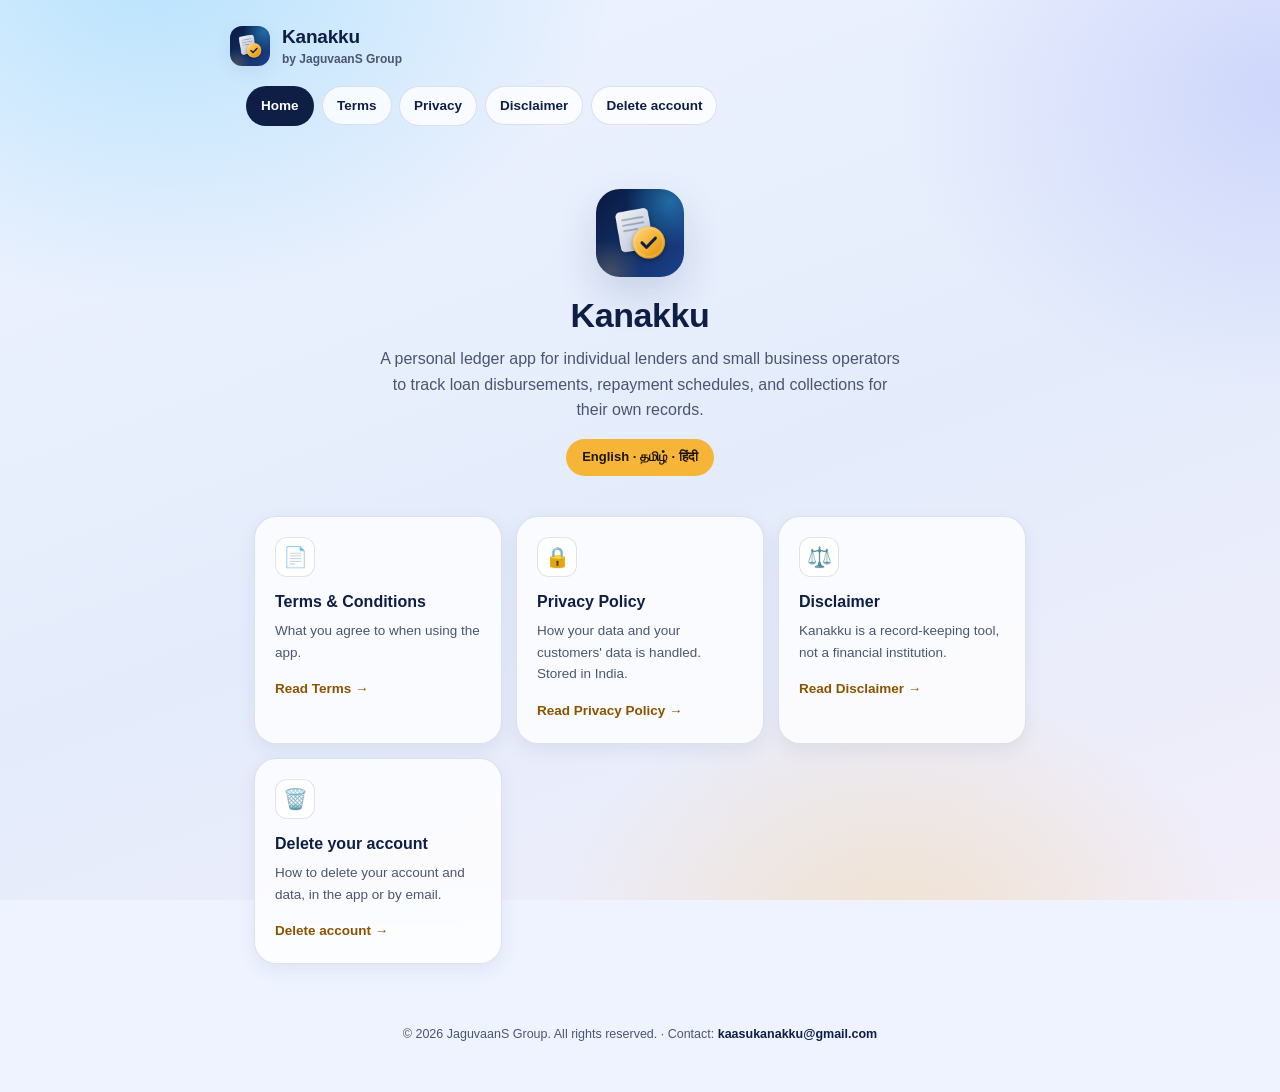
<file: index.html>
<!doctype html>
<html lang="en">
<head>
<meta charset="utf-8">
<title>Kanakku — Personal Lending Ledger</title>
<meta name="viewport" content="width=device-width, initial-scale=1">
<meta name="description" content="Kanakku is a personal ledger app for individual lenders and small businesses in India. Terms, privacy policy, disclaimer and account deletion.">
<link rel="icon" type="image/png" href="icon.png">
<meta name="theme-color" content="#0A1A3F">
<link rel="stylesheet" href="style.css">
</head>
<body class="home">
<header class="site">
  <div class="wrap">
    <img class="logo" src="icon.png" alt="" width="40" height="40">
    <div>
      <div class="name">Kanakku</div>
      <div class="by">by JaguvaanS Group</div>
    </div>
  </div>
</header>
<nav class="site">
  <a href="index.html" class="active">Home</a>
  <a href="terms.html">Terms</a>
  <a href="privacy.html">Privacy</a>
  <a href="disclaimer.html">Disclaimer</a>
  <a href="delete-account.html">Delete account</a>
</nav>

<main>
  <div class="hero">
    <img class="logo" src="icon.png" alt="Kanakku app icon" width="88" height="88">
    <h1>Kanakku</h1>
    <p class="tagline">A personal ledger app for individual lenders and small business operators to track loan disbursements, repayment schedules, and collections for their own records.</p>
    <span class="badge">English · தமிழ் · हिंदी</span>
  </div>

  <div class="cards">
    <a class="card" href="terms.html">
      <div class="icon" aria-hidden="true">📄</div>
      <h3>Terms &amp; Conditions</h3>
      <p>What you agree to when using the app.</p>
      <span class="go">Read Terms →</span>
    </a>
    <a class="card" href="privacy.html">
      <div class="icon" aria-hidden="true">🔒</div>
      <h3>Privacy Policy</h3>
      <p>How your data and your customers' data is handled. Stored in India.</p>
      <span class="go">Read Privacy Policy →</span>
    </a>
    <a class="card" href="disclaimer.html">
      <div class="icon" aria-hidden="true">⚖️</div>
      <h3>Disclaimer</h3>
      <p>Kanakku is a record-keeping tool, not a financial institution.</p>
      <span class="go">Read Disclaimer →</span>
    </a>
    <a class="card" href="delete-account.html">
      <div class="icon" aria-hidden="true">🗑️</div>
      <h3>Delete your account</h3>
      <p>How to delete your account and data, in the app or by email.</p>
      <span class="go">Delete account →</span>
    </a>
  </div>
</main>

<footer class="site">
  © 2026 JaguvaanS Group. All rights reserved. · Contact: <strong>kaasukanakku@gmail.com</strong>
</footer>
</body>
</html>
</file>
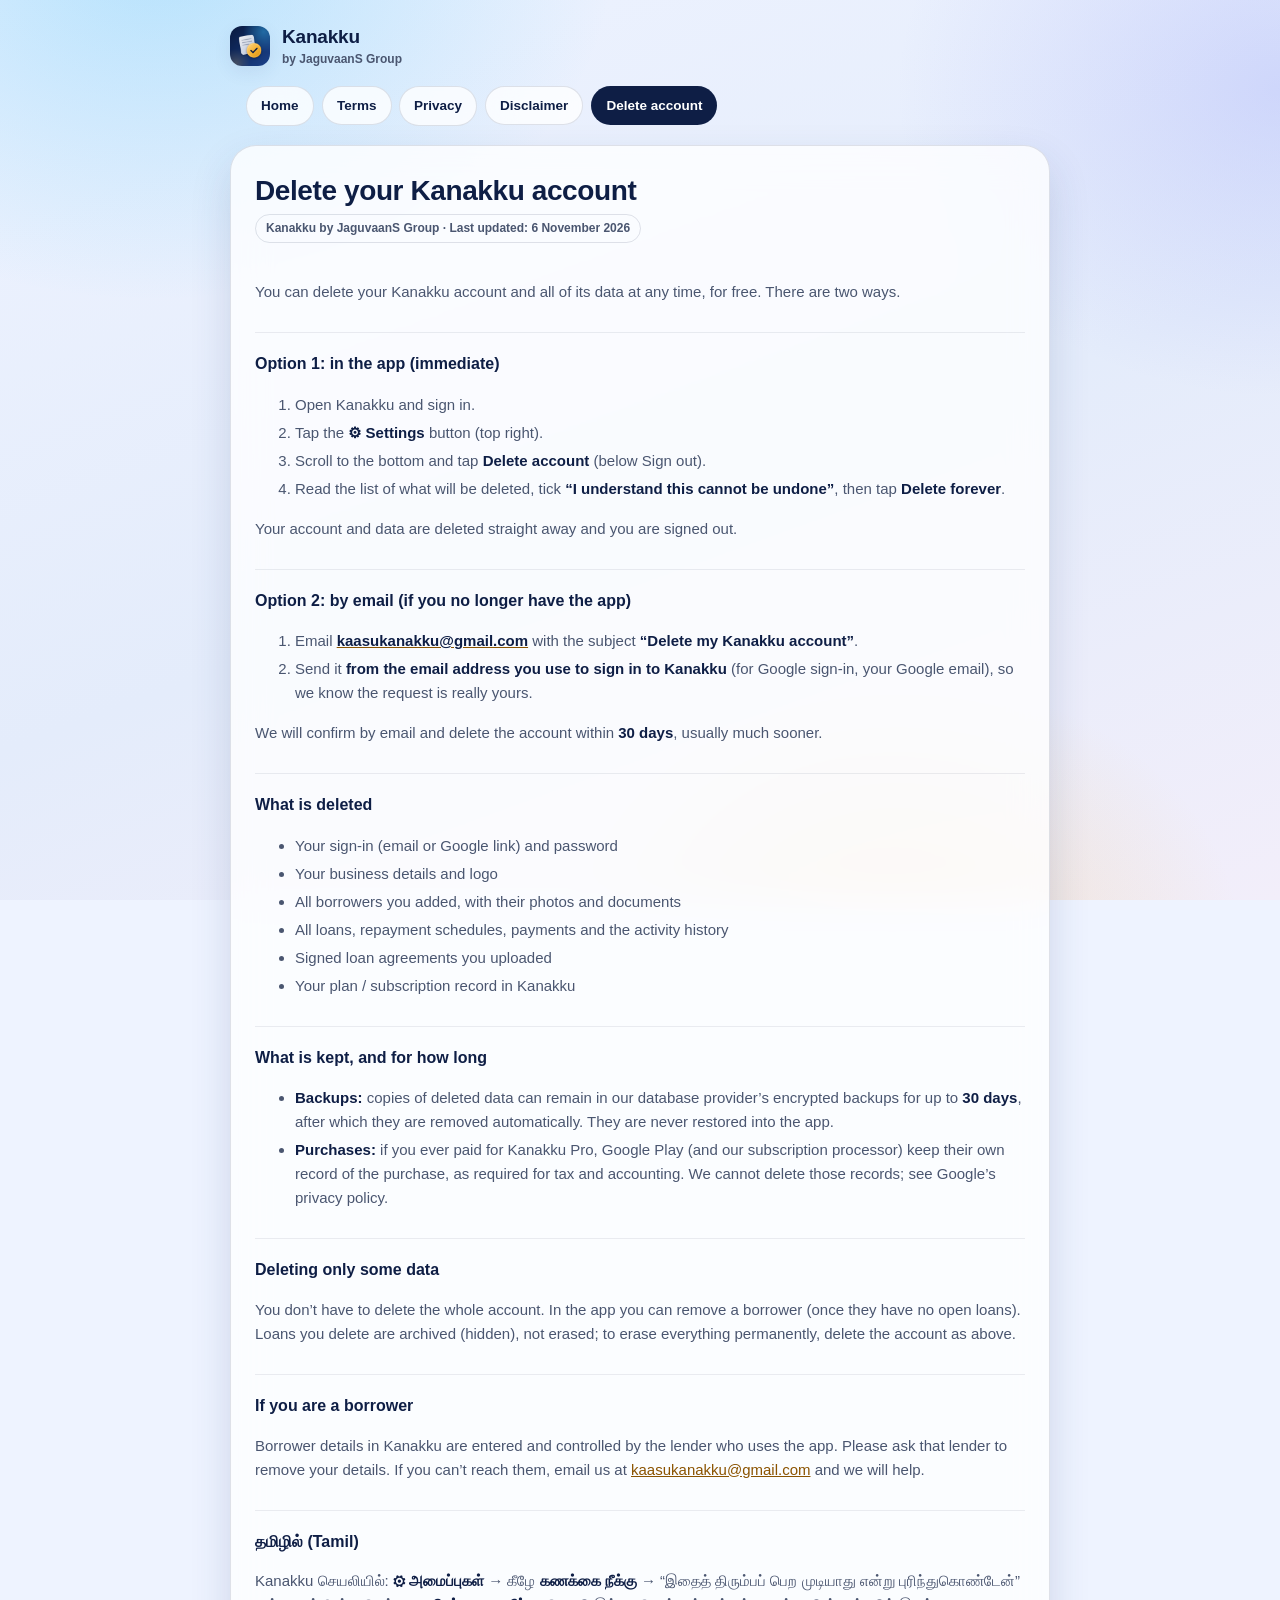
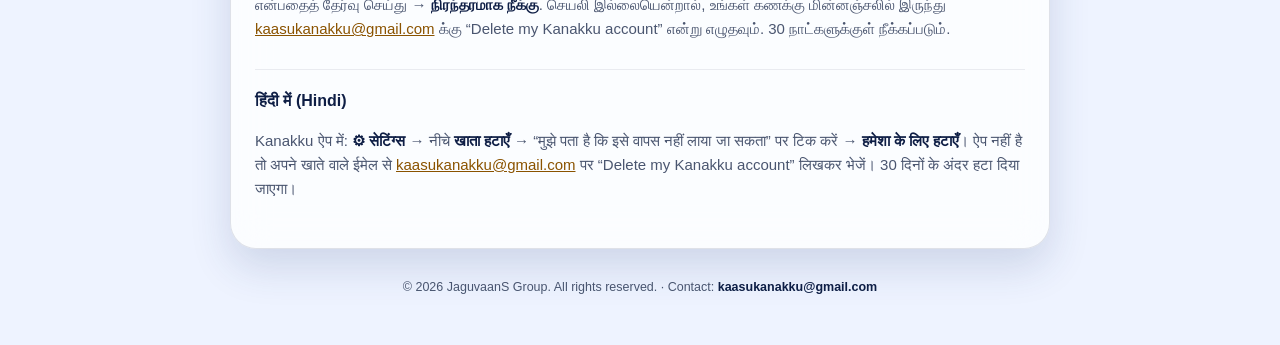
<file: delete-account.html>
<!doctype html>
<html lang="en">
<head>
<meta charset="utf-8">
<title>Delete your account — Kanakku</title>
<meta name="viewport" content="width=device-width, initial-scale=1">
<meta name="description" content="How to delete your Kanakku account and data, in the app or by email.">
<link rel="icon" type="image/png" href="icon.png">
<meta name="theme-color" content="#0A1A3F">
<link rel="stylesheet" href="style.css">
</head>
<body>
<header class="site">
  <div class="wrap">
    <img class="logo" src="icon.png" alt="" width="40" height="40">
    <div>
      <div class="name">Kanakku</div>
      <div class="by">by JaguvaanS Group</div>
    </div>
  </div>
</header>
<nav class="site">
  <a href="index.html">Home</a>
  <a href="terms.html">Terms</a>
  <a href="privacy.html">Privacy</a>
  <a href="disclaimer.html">Disclaimer</a>
  <a href="delete-account.html" class="active">Delete account</a>
</nav>

<main>
  <h1>Delete your Kanakku account</h1>
  <div class="updated">Kanakku by JaguvaanS Group · Last updated: 6 November 2026</div>

  <p>You can delete your Kanakku account and all of its data at any time, for free. There are two ways.</p>

  <h2>Option 1: in the app (immediate)</h2>
  <ol>
    <li>Open Kanakku and sign in.</li>
    <li>Tap the <strong>⚙ Settings</strong> button (top right).</li>
    <li>Scroll to the bottom and tap <strong>Delete account</strong> (below Sign out).</li>
    <li>Read the list of what will be deleted, tick <strong>“I understand this cannot be undone”</strong>, then tap <strong>Delete forever</strong>.</li>
  </ol>
  <p>Your account and data are deleted straight away and you are signed out.</p>

  <h2>Option 2: by email (if you no longer have the app)</h2>
  <ol>
    <li>Email <a href="mailto:kaasukanakku@gmail.com?subject=Delete%20my%20Kanakku%20account"><strong>kaasukanakku@gmail.com</strong></a> with the subject <strong>“Delete my Kanakku account”</strong>.</li>
    <li>Send it <strong>from the email address you use to sign in to Kanakku</strong> (for Google sign-in, your Google email), so we know the request is really yours.</li>
  </ol>
  <p>We will confirm by email and delete the account within <strong>30 days</strong>, usually much sooner.</p>

  <h2>What is deleted</h2>
  <ul>
    <li>Your sign-in (email or Google link) and password</li>
    <li>Your business details and logo</li>
    <li>All borrowers you added, with their photos and documents</li>
    <li>All loans, repayment schedules, payments and the activity history</li>
    <li>Signed loan agreements you uploaded</li>
    <li>Your plan / subscription record in Kanakku</li>
  </ul>

  <h2>What is kept, and for how long</h2>
  <ul>
    <li><strong>Backups:</strong> copies of deleted data can remain in our database provider’s encrypted backups for up to <strong>30 days</strong>, after which they are removed automatically. They are never restored into the app.</li>
    <li><strong>Purchases:</strong> if you ever paid for Kanakku Pro, Google Play (and our subscription processor) keep their own record of the purchase, as required for tax and accounting. We cannot delete those records; see Google’s privacy policy.</li>
  </ul>

  <h2>Deleting only some data</h2>
  <p>You don’t have to delete the whole account. In the app you can remove a borrower (once they have no open loans). Loans you delete are archived (hidden), not erased; to erase everything permanently, delete the account as above.</p>

  <h2>If you are a borrower</h2>
  <p>Borrower details in Kanakku are entered and controlled by the lender who uses the app. Please ask that lender to remove your details. If you can’t reach them, email us at <a href="mailto:kaasukanakku@gmail.com">kaasukanakku@gmail.com</a> and we will help.</p>

  <h2>தமிழில் (Tamil)</h2>
  <p>Kanakku செயலியில்: <strong>⚙ அமைப்புகள்</strong> → கீழே <strong>கணக்கை நீக்கு</strong> → “இதைத் திரும்பப் பெற முடியாது என்று புரிந்துகொண்டேன்” என்பதைத் தேர்வு செய்து → <strong>நிரந்தரமாக நீக்கு</strong>. செயலி இல்லையென்றால், உங்கள் கணக்கு மின்னஞ்சலில் இருந்து <a href="mailto:kaasukanakku@gmail.com">kaasukanakku@gmail.com</a> க்கு “Delete my Kanakku account” என்று எழுதவும். 30 நாட்களுக்குள் நீக்கப்படும்.</p>

  <h2>हिंदी में (Hindi)</h2>
  <p>Kanakku ऐप में: <strong>⚙ सेटिंग्स</strong> → नीचे <strong>खाता हटाएँ</strong> → “मुझे पता है कि इसे वापस नहीं लाया जा सकता” पर टिक करें → <strong>हमेशा के लिए हटाएँ</strong>। ऐप नहीं है तो अपने खाते वाले ईमेल से <a href="mailto:kaasukanakku@gmail.com">kaasukanakku@gmail.com</a> पर “Delete my Kanakku account” लिखकर भेजें। 30 दिनों के अंदर हटा दिया जाएगा।</p>
</main>

<footer class="site">
  © 2026 JaguvaanS Group. All rights reserved. · Contact: <strong>kaasukanakku@gmail.com</strong>
</footer>
</body>
</html>
</file>
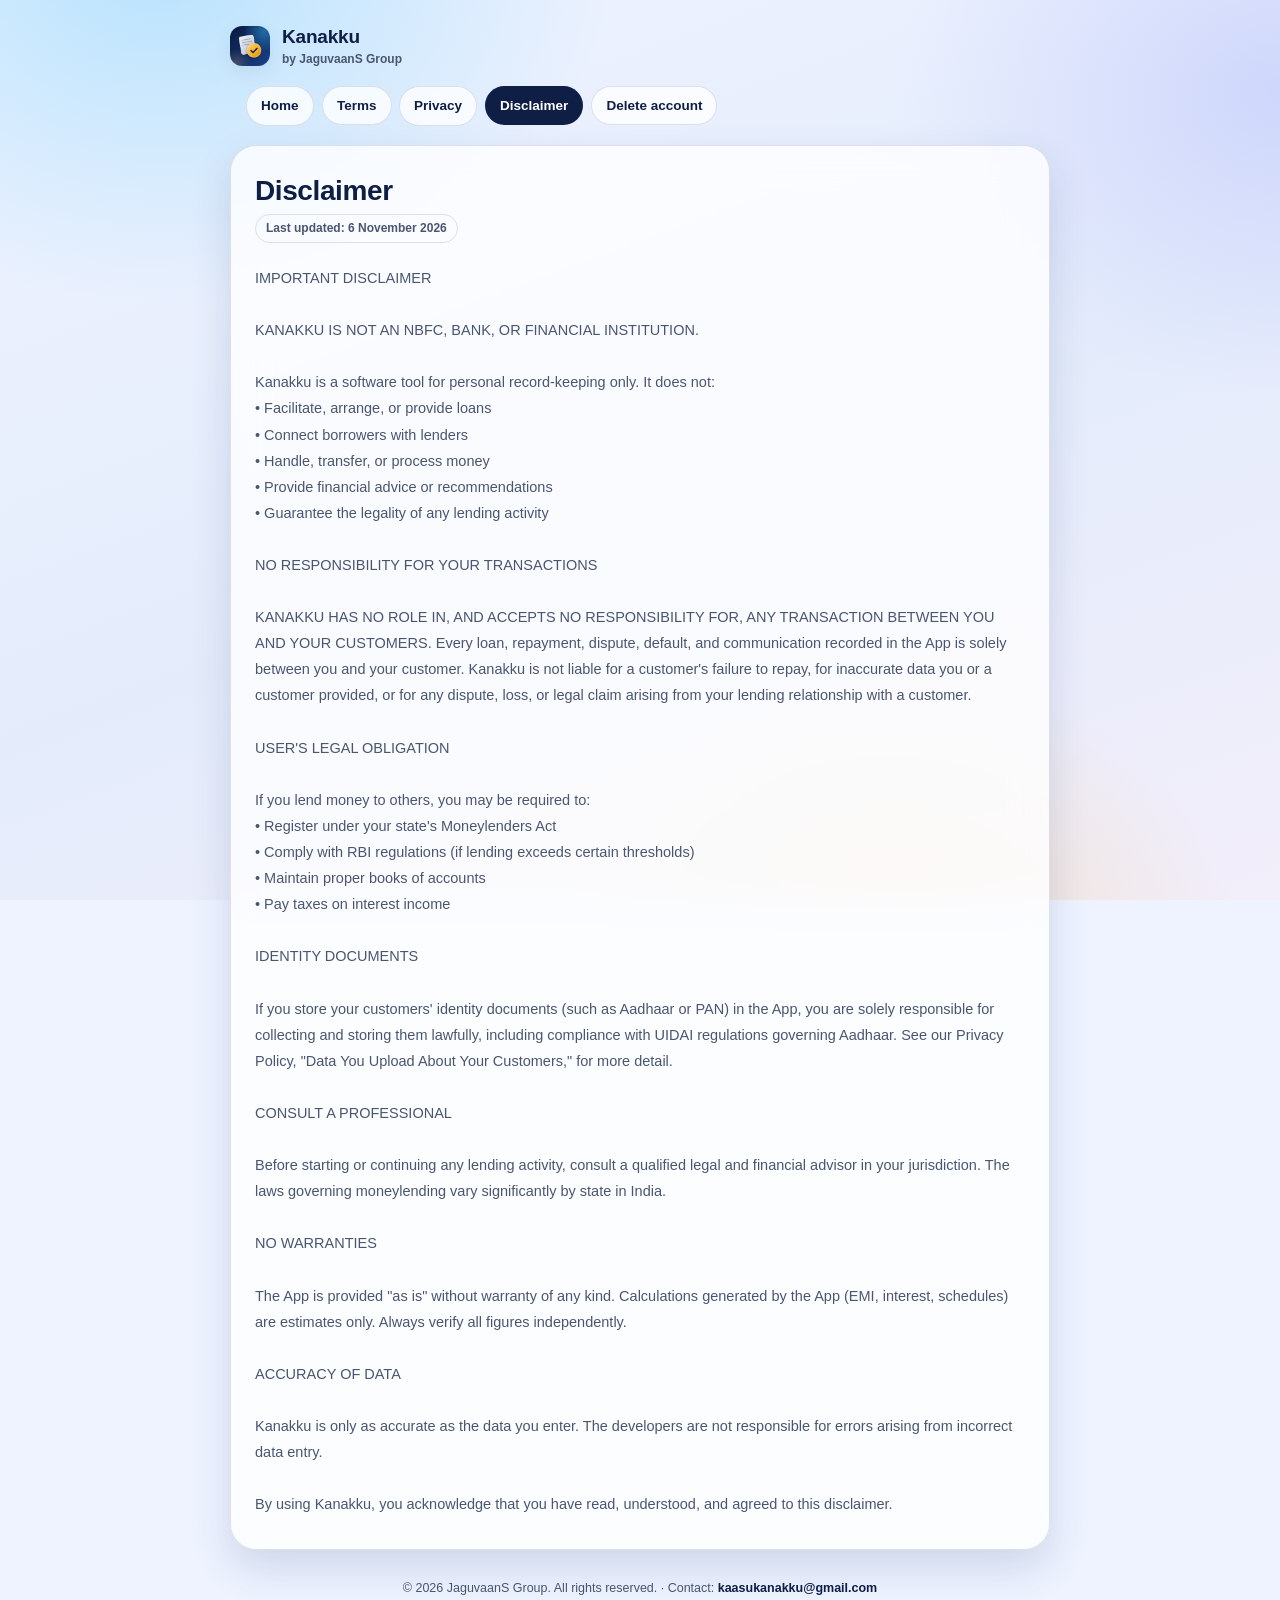
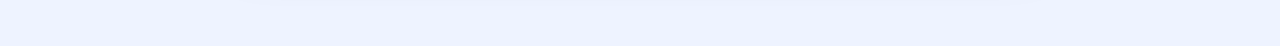
<file: disclaimer.html>
<!doctype html>
<html lang="en">
<head>
<meta charset="utf-8">
<title>Disclaimer — Kanakku</title>
<meta name="viewport" content="width=device-width, initial-scale=1">
<link rel="icon" type="image/png" href="icon.png">
<meta name="theme-color" content="#0A1A3F">
<link rel="stylesheet" href="style.css">
</head>
<body>
<header class="site">
  <div class="wrap">
    <img class="logo" src="icon.png" alt="" width="40" height="40">
    <div>
      <div class="name">Kanakku</div>
      <div class="by">by JaguvaanS Group</div>
    </div>
  </div>
</header>
<nav class="site">
  <a href="index.html">Home</a>
  <a href="terms.html">Terms</a>
  <a href="privacy.html">Privacy</a>
  <a href="disclaimer.html" class="active">Disclaimer</a>
  <a href="delete-account.html">Delete account</a>
</nav>

<main>
  <h1>Disclaimer</h1>
  <div class="updated">Last updated: 6 November 2026</div>

  <div class="legal-block">IMPORTANT DISCLAIMER

KANAKKU IS NOT AN NBFC, BANK, OR FINANCIAL INSTITUTION.

Kanakku is a software tool for personal record-keeping only. It does not:
• Facilitate, arrange, or provide loans
• Connect borrowers with lenders
• Handle, transfer, or process money
• Provide financial advice or recommendations
• Guarantee the legality of any lending activity

NO RESPONSIBILITY FOR YOUR TRANSACTIONS

KANAKKU HAS NO ROLE IN, AND ACCEPTS NO RESPONSIBILITY FOR, ANY TRANSACTION BETWEEN YOU AND YOUR CUSTOMERS. Every loan, repayment, dispute, default, and communication recorded in the App is solely between you and your customer. Kanakku is not liable for a customer's failure to repay, for inaccurate data you or a customer provided, or for any dispute, loss, or legal claim arising from your lending relationship with a customer.

USER'S LEGAL OBLIGATION

If you lend money to others, you may be required to:
• Register under your state's Moneylenders Act
• Comply with RBI regulations (if lending exceeds certain thresholds)
• Maintain proper books of accounts
• Pay taxes on interest income

IDENTITY DOCUMENTS

If you store your customers' identity documents (such as Aadhaar or PAN) in the App, you are solely responsible for collecting and storing them lawfully, including compliance with UIDAI regulations governing Aadhaar. See our Privacy Policy, "Data You Upload About Your Customers," for more detail.

CONSULT A PROFESSIONAL

Before starting or continuing any lending activity, consult a qualified legal and financial advisor in your jurisdiction. The laws governing moneylending vary significantly by state in India.

NO WARRANTIES

The App is provided "as is" without warranty of any kind. Calculations generated by the App (EMI, interest, schedules) are estimates only. Always verify all figures independently.

ACCURACY OF DATA

Kanakku is only as accurate as the data you enter. The developers are not responsible for errors arising from incorrect data entry.

By using Kanakku, you acknowledge that you have read, understood, and agreed to this disclaimer.</div>
</main>

<footer class="site">
  © 2026 JaguvaanS Group. All rights reserved. · Contact: <strong>kaasukanakku@gmail.com</strong>
</footer>
</body>
</html>
</file>
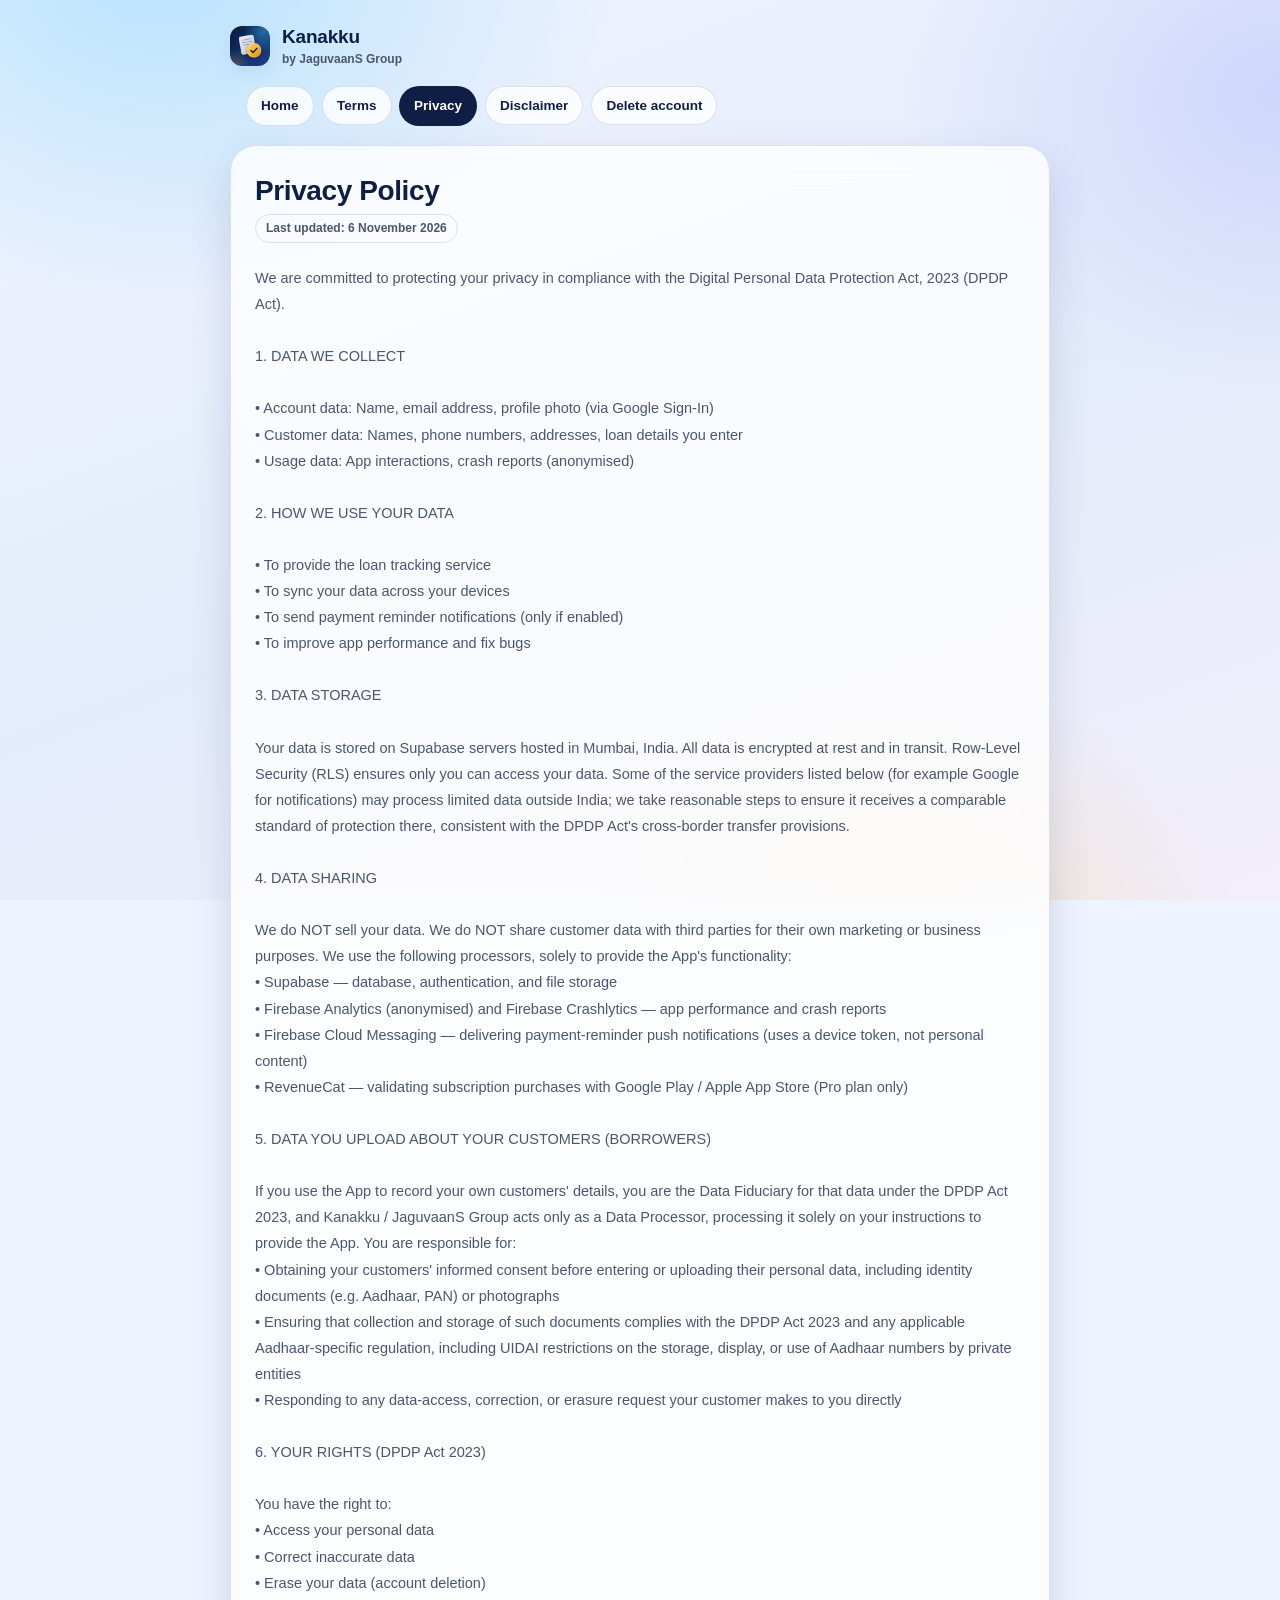
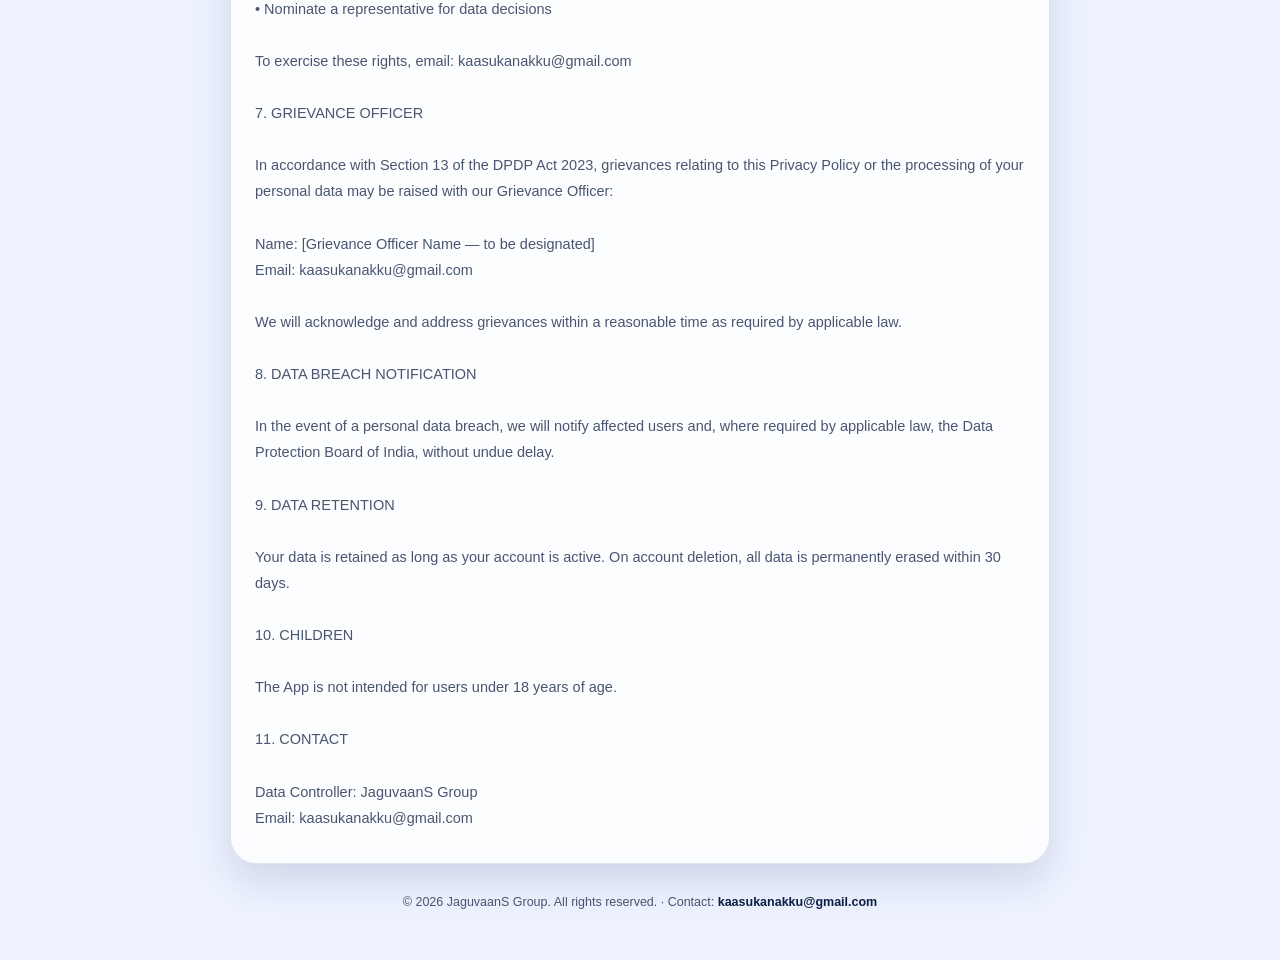
<file: privacy.html>
<!doctype html>
<html lang="en">
<head>
<meta charset="utf-8">
<title>Privacy Policy — Kanakku</title>
<meta name="viewport" content="width=device-width, initial-scale=1">
<link rel="icon" type="image/png" href="icon.png">
<meta name="theme-color" content="#0A1A3F">
<link rel="stylesheet" href="style.css">
</head>
<body>
<header class="site">
  <div class="wrap">
    <img class="logo" src="icon.png" alt="" width="40" height="40">
    <div>
      <div class="name">Kanakku</div>
      <div class="by">by JaguvaanS Group</div>
    </div>
  </div>
</header>
<nav class="site">
  <a href="index.html">Home</a>
  <a href="terms.html">Terms</a>
  <a href="privacy.html" class="active">Privacy</a>
  <a href="disclaimer.html">Disclaimer</a>
  <a href="delete-account.html">Delete account</a>
</nav>

<main>
  <h1>Privacy Policy</h1>
  <div class="updated">Last updated: 6 November 2026</div>

  <div class="legal-block">We are committed to protecting your privacy in compliance with the Digital Personal Data Protection Act, 2023 (DPDP Act).

1. DATA WE COLLECT

• Account data: Name, email address, profile photo (via Google Sign-In)
• Customer data: Names, phone numbers, addresses, loan details you enter
• Usage data: App interactions, crash reports (anonymised)

2. HOW WE USE YOUR DATA

• To provide the loan tracking service
• To sync your data across your devices
• To send payment reminder notifications (only if enabled)
• To improve app performance and fix bugs

3. DATA STORAGE

Your data is stored on Supabase servers hosted in Mumbai, India. All data is encrypted at rest and in transit. Row-Level Security (RLS) ensures only you can access your data. Some of the service providers listed below (for example Google for notifications) may process limited data outside India; we take reasonable steps to ensure it receives a comparable standard of protection there, consistent with the DPDP Act's cross-border transfer provisions.

4. DATA SHARING

We do NOT sell your data. We do NOT share customer data with third parties for their own marketing or business purposes. We use the following processors, solely to provide the App's functionality:
• Supabase — database, authentication, and file storage
• Firebase Analytics (anonymised) and Firebase Crashlytics — app performance and crash reports
• Firebase Cloud Messaging — delivering payment-reminder push notifications (uses a device token, not personal content)
• RevenueCat — validating subscription purchases with Google Play / Apple App Store (Pro plan only)

5. DATA YOU UPLOAD ABOUT YOUR CUSTOMERS (BORROWERS)

If you use the App to record your own customers' details, you are the Data Fiduciary for that data under the DPDP Act 2023, and Kanakku / JaguvaanS Group acts only as a Data Processor, processing it solely on your instructions to provide the App. You are responsible for:
• Obtaining your customers' informed consent before entering or uploading their personal data, including identity documents (e.g. Aadhaar, PAN) or photographs
• Ensuring that collection and storage of such documents complies with the DPDP Act 2023 and any applicable Aadhaar-specific regulation, including UIDAI restrictions on the storage, display, or use of Aadhaar numbers by private entities
• Responding to any data-access, correction, or erasure request your customer makes to you directly

6. YOUR RIGHTS (DPDP Act 2023)

You have the right to:
• Access your personal data
• Correct inaccurate data
• Erase your data (account deletion)
• Nominate a representative for data decisions

To exercise these rights, email: kaasukanakku@gmail.com

7. GRIEVANCE OFFICER

In accordance with Section 13 of the DPDP Act 2023, grievances relating to this Privacy Policy or the processing of your personal data may be raised with our Grievance Officer:

Name: [Grievance Officer Name — to be designated]
Email: kaasukanakku@gmail.com

We will acknowledge and address grievances within a reasonable time as required by applicable law.

8. DATA BREACH NOTIFICATION

In the event of a personal data breach, we will notify affected users and, where required by applicable law, the Data Protection Board of India, without undue delay.

9. DATA RETENTION

Your data is retained as long as your account is active. On account deletion, all data is permanently erased within 30 days.

10. CHILDREN

The App is not intended for users under 18 years of age.

11. CONTACT

Data Controller: JaguvaanS Group
Email: kaasukanakku@gmail.com</div>
</main>

<footer class="site">
  © 2026 JaguvaanS Group. All rights reserved. · Contact: <strong>kaasukanakku@gmail.com</strong>
</footer>
</body>
</html>
</file>
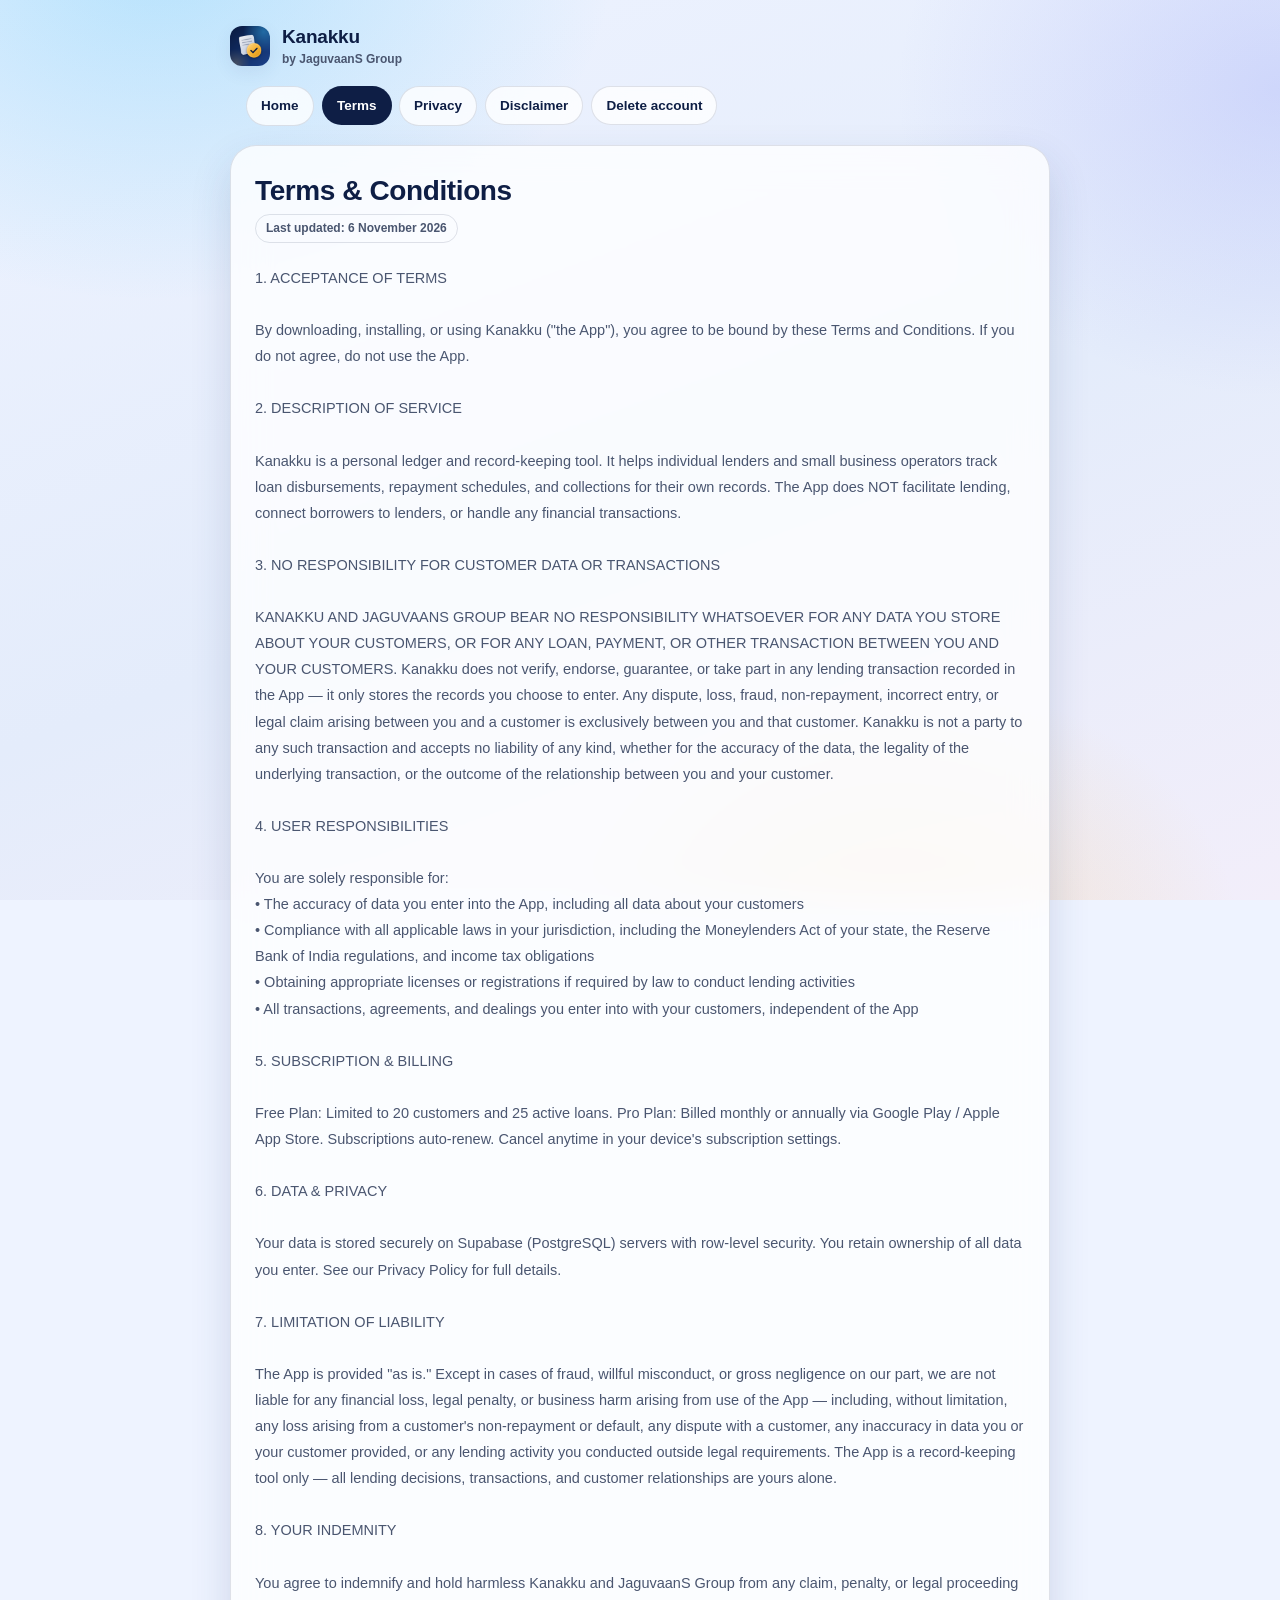
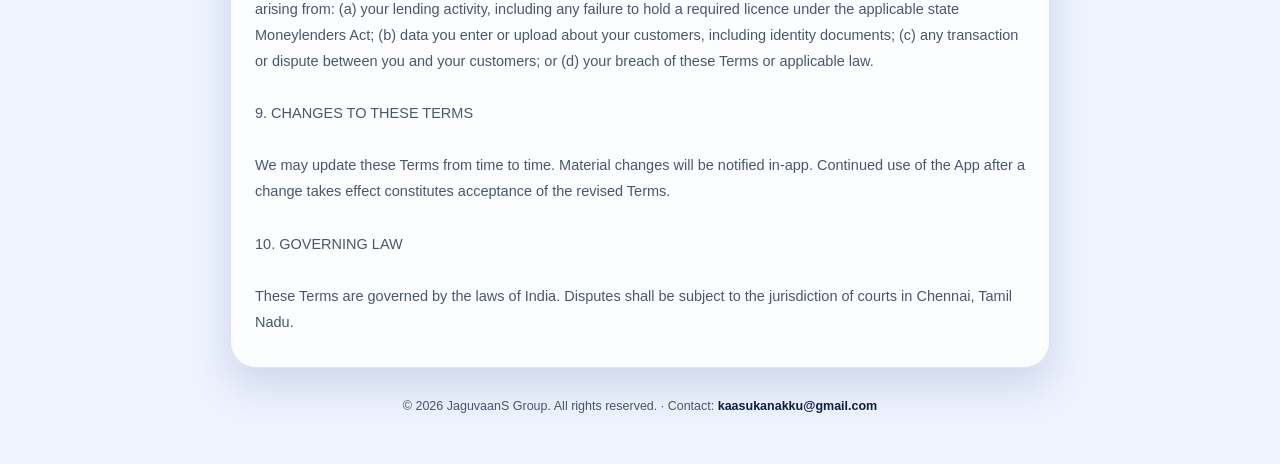
<file: terms.html>
<!doctype html>
<html lang="en">
<head>
<meta charset="utf-8">
<title>Terms &amp; Conditions — Kanakku</title>
<meta name="viewport" content="width=device-width, initial-scale=1">
<link rel="icon" type="image/png" href="icon.png">
<meta name="theme-color" content="#0A1A3F">
<link rel="stylesheet" href="style.css">
</head>
<body>
<header class="site">
  <div class="wrap">
    <img class="logo" src="icon.png" alt="" width="40" height="40">
    <div>
      <div class="name">Kanakku</div>
      <div class="by">by JaguvaanS Group</div>
    </div>
  </div>
</header>
<nav class="site">
  <a href="index.html">Home</a>
  <a href="terms.html" class="active">Terms</a>
  <a href="privacy.html">Privacy</a>
  <a href="disclaimer.html">Disclaimer</a>
  <a href="delete-account.html">Delete account</a>
</nav>

<main>
  <h1>Terms &amp; Conditions</h1>
  <div class="updated">Last updated: 6 November 2026</div>

  <div class="legal-block">1. ACCEPTANCE OF TERMS

By downloading, installing, or using Kanakku ("the App"), you agree to be bound by these Terms and Conditions. If you do not agree, do not use the App.

2. DESCRIPTION OF SERVICE

Kanakku is a personal ledger and record-keeping tool. It helps individual lenders and small business operators track loan disbursements, repayment schedules, and collections for their own records. The App does NOT facilitate lending, connect borrowers to lenders, or handle any financial transactions.

3. NO RESPONSIBILITY FOR CUSTOMER DATA OR TRANSACTIONS

KANAKKU AND JAGUVAANS GROUP BEAR NO RESPONSIBILITY WHATSOEVER FOR ANY DATA YOU STORE ABOUT YOUR CUSTOMERS, OR FOR ANY LOAN, PAYMENT, OR OTHER TRANSACTION BETWEEN YOU AND YOUR CUSTOMERS. Kanakku does not verify, endorse, guarantee, or take part in any lending transaction recorded in the App — it only stores the records you choose to enter. Any dispute, loss, fraud, non-repayment, incorrect entry, or legal claim arising between you and a customer is exclusively between you and that customer. Kanakku is not a party to any such transaction and accepts no liability of any kind, whether for the accuracy of the data, the legality of the underlying transaction, or the outcome of the relationship between you and your customer.

4. USER RESPONSIBILITIES

You are solely responsible for:
• The accuracy of data you enter into the App, including all data about your customers
• Compliance with all applicable laws in your jurisdiction, including the Moneylenders Act of your state, the Reserve Bank of India regulations, and income tax obligations
• Obtaining appropriate licenses or registrations if required by law to conduct lending activities
• All transactions, agreements, and dealings you enter into with your customers, independent of the App

5. SUBSCRIPTION &amp; BILLING

Free Plan: Limited to 20 customers and 25 active loans. Pro Plan: Billed monthly or annually via Google Play / Apple App Store. Subscriptions auto-renew. Cancel anytime in your device's subscription settings.

6. DATA &amp; PRIVACY

Your data is stored securely on Supabase (PostgreSQL) servers with row-level security. You retain ownership of all data you enter. See our Privacy Policy for full details.

7. LIMITATION OF LIABILITY

The App is provided "as is." Except in cases of fraud, willful misconduct, or gross negligence on our part, we are not liable for any financial loss, legal penalty, or business harm arising from use of the App — including, without limitation, any loss arising from a customer's non-repayment or default, any dispute with a customer, any inaccuracy in data you or your customer provided, or any lending activity you conducted outside legal requirements. The App is a record-keeping tool only — all lending decisions, transactions, and customer relationships are yours alone.

8. YOUR INDEMNITY

You agree to indemnify and hold harmless Kanakku and JaguvaanS Group from any claim, penalty, or legal proceeding arising from: (a) your lending activity, including any failure to hold a required licence under the applicable state Moneylenders Act; (b) data you enter or upload about your customers, including identity documents; (c) any transaction or dispute between you and your customers; or (d) your breach of these Terms or applicable law.

9. CHANGES TO THESE TERMS

We may update these Terms from time to time. Material changes will be notified in-app. Continued use of the App after a change takes effect constitutes acceptance of the revised Terms.

10. GOVERNING LAW

These Terms are governed by the laws of India. Disputes shall be subject to the jurisdiction of courts in Chennai, Tamil Nadu.</div>
</main>

<footer class="site">
  © 2026 JaguvaanS Group. All rights reserved. · Contact: <strong>kaasukanakku@gmail.com</strong>
</footer>
</body>
</html>
</file>
<file: style.css>
/* Kanakku website, v1 "Glass" look (matches the app: lib/core/theme/glass_tokens.dart).
   Light by default; dark follows the phone/computer setting. */
:root {
  --bg1: #EEF3FF;
  --bg2: #E4ECFB;
  --bg3: #F2EEFA;
  --glow-sky: rgba(56, 189, 248, 0.30);
  --glow-amber: rgba(247, 181, 56, 0.22);
  --glow-indigo: rgba(129, 140, 248, 0.24);
  --fg: #0E1E45;
  --muted: #4A5670;
  --glass: rgba(255, 255, 255, 0.78);
  --glass-hi: rgba(255, 255, 255, 0.92);
  --line: rgba(14, 30, 69, 0.12);
  --sep: rgba(14, 30, 69, 0.08);
  --shadow: 0 18px 40px rgba(40, 60, 120, 0.16);
  --card-shadow: 0 6px 18px rgba(40, 60, 120, 0.08);
  --amber: #F7B538;
  --on-amber: #1F1500;
  --amber-text: #8A5300;
  --chip-on-bg: #0E1E45;
  --chip-on-fg: #FFFFFF;
  color-scheme: light;
}

@media (prefers-color-scheme: dark) {
  :root {
    --bg1: #0A1A3F;
    --bg2: #112F68;
    --bg3: #0B2350;
    --glow-sky: rgba(56, 189, 248, 0.38);
    --glow-amber: rgba(247, 181, 56, 0.20);
    --glow-indigo: rgba(129, 140, 248, 0.28);
    --fg: #F4F7FB;
    --muted: rgba(232, 239, 250, 0.80);
    --glass: rgba(29, 59, 120, 0.62);
    --glass-hi: rgba(255, 255, 255, 0.13);
    --line: rgba(255, 255, 255, 0.22);
    --sep: rgba(255, 255, 255, 0.12);
    --shadow: 0 18px 40px rgba(3, 10, 30, 0.35);
    --card-shadow: 0 8px 18px rgba(3, 10, 30, 0.25);
    --amber-text: #FFD27A;
    --chip-on-bg: #F4F7FB;
    --chip-on-fg: #0A1A3F;
    color-scheme: dark;
  }
}

* { box-sizing: border-box; }

html { background: var(--bg1); }

body {
  margin: 0;
  min-height: 100vh;
  font-family: "Noto Sans", -apple-system, BlinkMacSystemFont, "Segoe UI", Roboto, "Noto Sans Tamil", "Noto Sans Devanagari", Helvetica, Arial, sans-serif;
  color: var(--fg);
  line-height: 1.6;
  background:
    radial-gradient(60vmax 45vmax at 12% -5%, var(--glow-sky), transparent 60%),
    radial-gradient(50vmax 40vmax at 100% 10%, var(--glow-indigo), transparent 60%),
    radial-gradient(45vmax 35vmax at 70% 105%, var(--glow-amber), transparent 60%),
    linear-gradient(160deg, var(--bg1), var(--bg2) 55%, var(--bg3));
  background-attachment: fixed;
}

a { color: var(--amber-text); }

/* ── Header + navigation ─────────────────────────────────────────────── */
header.site { padding: 22px 16px 0; }

header.site .wrap {
  max-width: 820px;
  margin: 0 auto;
  display: flex;
  align-items: center;
  gap: 12px;
}

.logo {
  width: 40px;
  height: 40px;
  border-radius: 12px;
  box-shadow: var(--card-shadow);
  flex-shrink: 0;
}

header.site .name {
  font-weight: 800;
  font-size: 19px;
  letter-spacing: -0.2px;
}

header.site .by {
  font-size: 12px;
  color: var(--muted);
  font-weight: 600;
  margin-top: -2px;
}

nav.site {
  max-width: 820px;
  margin: 16px auto 0;
  padding: 0 16px;
  display: flex;
  flex-wrap: wrap;
  gap: 8px;
}

nav.site a {
  color: var(--fg);
  text-decoration: none;
  font-weight: 700;
  font-size: 13.5px;
  padding: 8px 14px;
  border-radius: 999px;
  background: var(--glass);
  border: 1px solid var(--line);
  backdrop-filter: blur(14px);
  -webkit-backdrop-filter: blur(14px);
}

nav.site a:hover { background: var(--glass-hi); }

nav.site a.active {
  background: var(--chip-on-bg);
  color: var(--chip-on-fg);
  border-color: transparent;
}

/* ── Page body: one glass card ───────────────────────────────────────── */
main {
  max-width: 820px;
  margin: 20px auto 0;
  padding: 28px 24px 32px;
  background: var(--glass);
  border: 1px solid var(--line);
  border-radius: 26px;
  box-shadow: var(--shadow);
  backdrop-filter: blur(18px);
  -webkit-backdrop-filter: blur(18px);
}

@media (max-width: 860px) {
  main { margin-left: 16px; margin-right: 16px; padding: 22px 18px 26px; }
}

h1 {
  font-size: 28px;
  font-weight: 800;
  letter-spacing: -0.4px;
  line-height: 1.2;
  margin: 0 0 6px;
}

.updated {
  display: inline-block;
  font-size: 12px;
  font-weight: 700;
  color: var(--muted);
  padding: 4px 10px;
  border-radius: 999px;
  border: 1px solid var(--line);
  margin-bottom: 22px;
}

h2 {
  font-size: 16px;
  font-weight: 800;
  margin: 28px 0 8px;
  padding-top: 18px;
  border-top: 1px solid var(--sep);
}

p, li { font-size: 15px; color: var(--muted); }

li { margin: 4px 0; }

strong { color: var(--fg); }

.legal-block {
  white-space: pre-wrap;
  font-size: 14.5px;
  color: var(--muted);
  line-height: 1.8;
  overflow-wrap: anywhere;
}

/* ── Home page ───────────────────────────────────────────────────────── */
body.home main {
  background: transparent;
  border: 0;
  box-shadow: none;
  backdrop-filter: none;
  -webkit-backdrop-filter: none;
  padding-top: 8px;
}

.hero { text-align: center; padding: 36px 8px 8px; }

.hero .logo {
  width: 88px;
  height: 88px;
  border-radius: 24px;
  box-shadow: var(--shadow);
  margin: 0 auto 18px;
  display: block;
}

.hero h1 { font-size: 34px; }

.hero p.tagline {
  font-size: 16px;
  max-width: 520px;
  margin: 10px auto 0;
}

.badge {
  display: inline-block;
  margin-top: 16px;
  padding: 8px 16px;
  border-radius: 999px;
  background: var(--amber);
  color: var(--on-amber);
  font-weight: 800;
  font-size: 13px;
}

.cards {
  display: grid;
  grid-template-columns: repeat(auto-fit, minmax(220px, 1fr));
  gap: 14px;
  margin-top: 32px;
}

.card {
  display: block;
  text-decoration: none;
  color: inherit;
  padding: 20px;
  border-radius: 22px;
  background: var(--glass);
  border: 1px solid var(--line);
  box-shadow: var(--card-shadow);
  backdrop-filter: blur(16px);
  -webkit-backdrop-filter: blur(16px);
  transition: transform 0.15s ease, background 0.15s ease;
}

.card:hover { transform: translateY(-2px); background: var(--glass-hi); }

.card .icon {
  width: 40px;
  height: 40px;
  border-radius: 12px;
  display: flex;
  align-items: center;
  justify-content: center;
  font-size: 20px;
  background: var(--glass-hi);
  border: 1px solid var(--line);
  margin-bottom: 12px;
}

.card h3 { font-size: 16px; margin: 0 0 6px; font-weight: 800; }

.card p { font-size: 13.5px; margin: 0 0 12px; }

.card .go { color: var(--amber-text); font-weight: 800; font-size: 13.5px; }

/* ── Footer ──────────────────────────────────────────────────────────── */
footer.site {
  max-width: 820px;
  margin: 0 auto;
  padding: 28px 16px 48px;
  font-size: 12.5px;
  color: var(--muted);
  text-align: center;
}

footer.site strong { color: var(--fg); }
</file>
